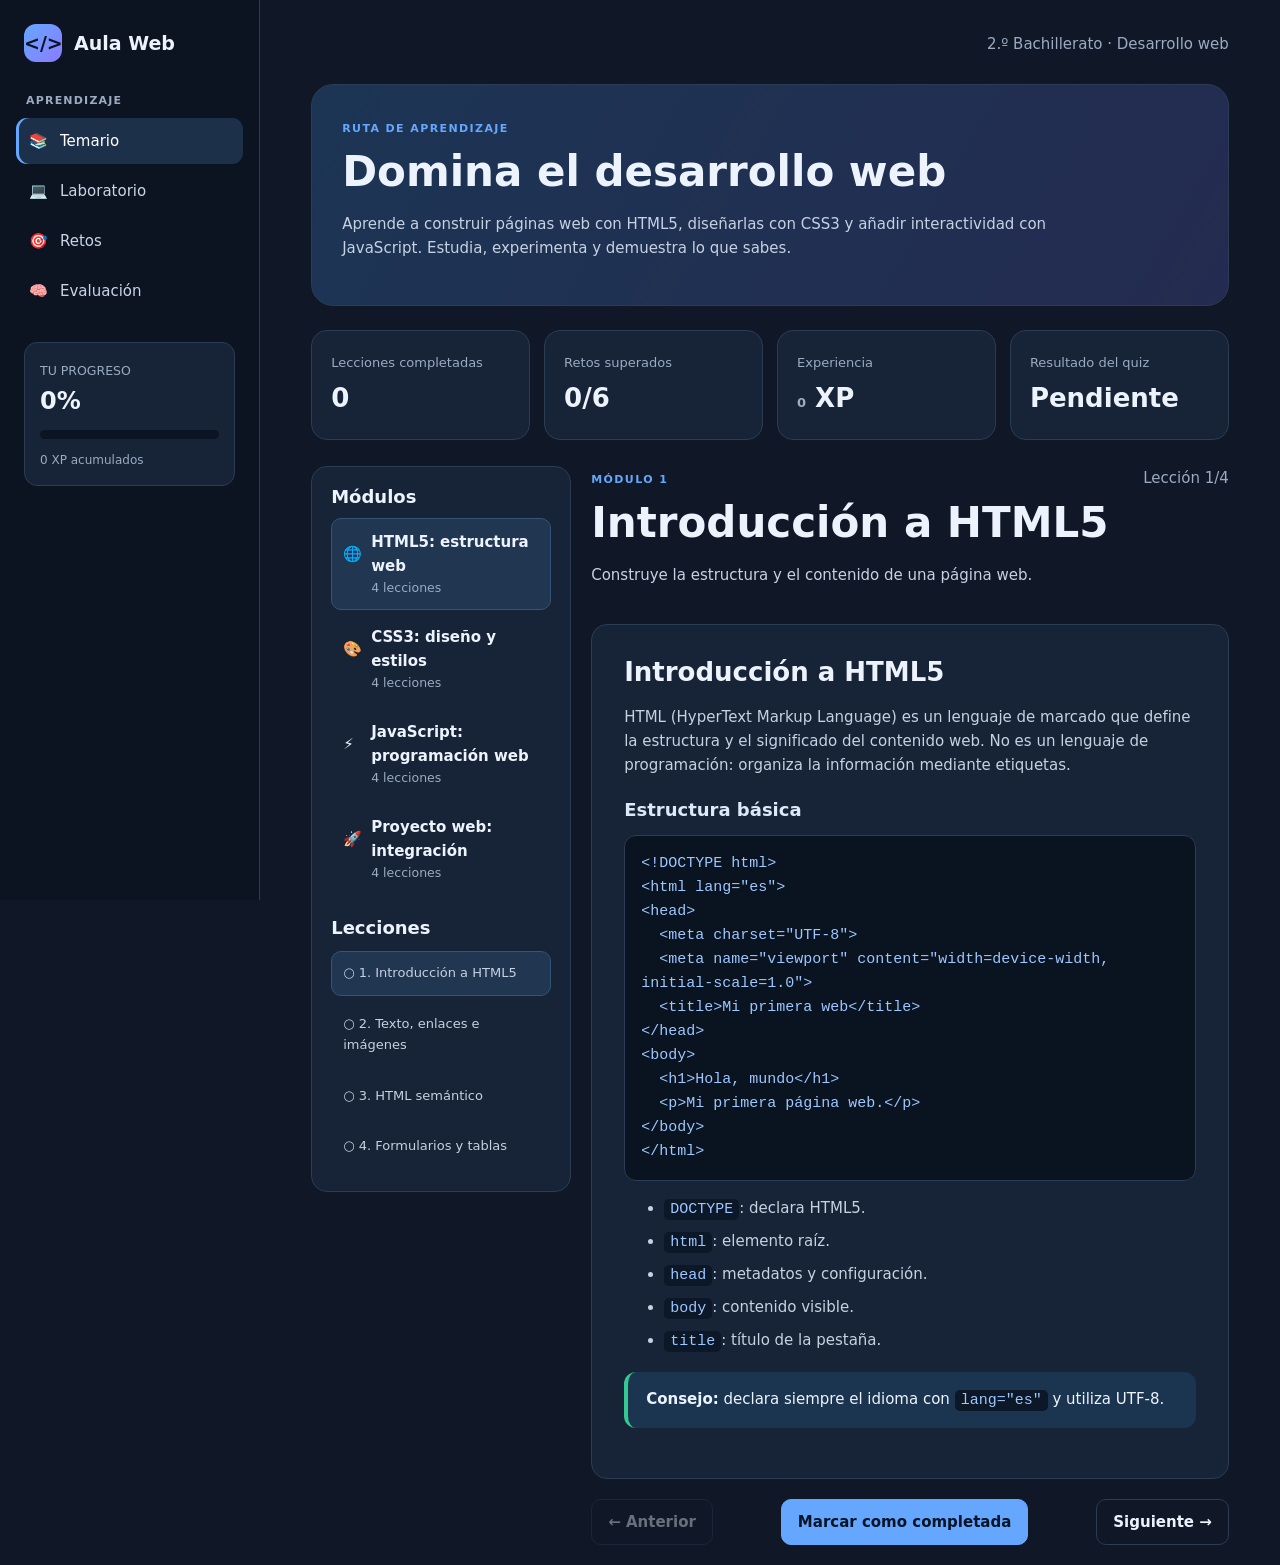
<file: index.html>
<!DOCTYPE html>
<html lang="es">
<head>
<meta charset="UTF-8">
<meta name="viewport" content="width=device-width, initial-scale=1.0">
<meta name="theme-color" content="#101827">
<title>Aula Web — HTML5, CSS3 y JavaScript</title>
<style>
:root{--bg:#101827;--panel:#172337;--panel2:#1d2c43;--text:#edf3fc;--muted:#9aabc2;--accent:#65a7ff;--accent2:#8b7cff;--green:#35c991;--red:#ff7474;--border:#2b3c55;--radius:16px}
*{box-sizing:border-box}body{margin:0;background:var(--bg);color:var(--text);font:15px/1.6 system-ui,-apple-system,Segoe UI,sans-serif}
button,input,textarea,select{font:inherit}button{cursor:pointer}
.app{min-height:100vh}.sidebar{position:fixed;inset:0 auto 0 0;width:260px;background:#0c1422;border-right:1px solid var(--border);padding:24px 16px;z-index:10;overflow:auto}
.brand{display:flex;align-items:center;gap:12px;font-weight:800;font-size:19px;margin:0 8px 30px}.brand-mark{display:grid;place-items:center;width:38px;height:38px;border-radius:12px;background:linear-gradient(135deg,var(--accent),var(--accent2));color:#091322;font-weight:900}
.nav-label{margin:22px 10px 8px;color:var(--muted);font-size:11px;font-weight:800;letter-spacing:1.2px;text-transform:uppercase}
.nav-btn{width:100%;display:flex;align-items:center;gap:12px;padding:11px 13px;margin:4px 0;border:0;border-radius:11px;background:transparent;color:#c8d5e6;text-align:left}
.nav-btn:hover,.nav-btn.active{background:#1d304a;color:white}.nav-btn.active{box-shadow:inset 3px 0 var(--accent)}
.sidebar-progress{margin:28px 8px 0;padding:15px;background:var(--panel);border:1px solid var(--border);border-radius:13px}
.main{margin-left:260px;padding:32px clamp(18px,4vw,58px);max-width:1600px}.topbar{display:flex;justify-content:space-between;align-items:center;gap:16px;margin-bottom:28px}
.eyebrow{font-size:11px;letter-spacing:1.4px;font-weight:800;color:var(--accent);text-transform:uppercase}
h1,h2,h3{line-height:1.2}h1{font-size:clamp(28px,4vw,42px);margin:8px 0 10px}h2{font-size:26px;margin:0 0 16px}h3{font-size:18px;margin:22px 0 10px}p{color:#c6d2e2}
.muted{color:var(--muted)}.view{display:none}.view.active{display:block}
.hero{padding:30px;border:1px solid var(--border);border-radius:22px;background:linear-gradient(120deg,#1c3554,#242b50);margin-bottom:24px}
.hero p{max-width:760px}.stats{display:grid;grid-template-columns:repeat(4,minmax(0,1fr));gap:14px;margin:20px 0 26px}
.stat,.card{background:var(--panel);border:1px solid var(--border);border-radius:var(--radius);padding:19px}.stat strong{display:block;font-size:26px;margin-top:4px}.stat span{color:var(--muted);font-size:13px}
.progress-track{height:9px;background:#0b1422;border-radius:20px;overflow:hidden;margin-top:10px}.progress-fill{height:100%;width:0;background:linear-gradient(90deg,var(--accent),var(--accent2));transition:width .25s}
.layout{display:grid;grid-template-columns:260px minmax(0,1fr);gap:20px}.module-panel{align-self:start}.module-button,.lesson-button{width:100%;border:1px solid transparent;background:transparent;color:var(--text);text-align:left;border-radius:10px;padding:11px;margin:3px 0}
.module-button{display:grid;grid-template-columns:28px 1fr;align-items:center;font-weight:700}.module-button small{grid-column:2;color:var(--muted);font-weight:400}.module-button.active,.lesson-button.active{background:#203651;border-color:#345478}
.lesson-button{font-size:13px;color:#c5d1e0}.lesson-button.completed{color:var(--green)}
.lesson-content{min-width:0}.lesson-header{display:flex;justify-content:space-between;gap:16px;align-items:flex-start;margin-bottom:22px}.lesson-body{background:var(--panel);border:1px solid var(--border);border-radius:var(--radius);padding:clamp(18px,3vw,32px)}
.lesson-body h2{margin-top:0}.lesson-body h3{color:#dce9fa}.lesson-body li{margin:7px 0;color:#c6d2e2}.lesson-body code,pre{font-family:ui-monospace,SFMono-Regular,Consolas,monospace}
.lesson-body code{background:#0c1728;padding:2px 6px;border-radius:5px;color:#9dc7ff}.lesson-body pre{white-space:pre-wrap;overflow:auto;background:#0a1320;border:1px solid var(--border);padding:16px;border-radius:12px;color:#c9dcf6}
.lesson-body pre code{background:none;padding:0}.concept-card,.tip-card,.warning-card,.challenge-callout{padding:15px 18px;border-radius:12px;margin:18px 0;background:#1b3551;border-left:4px solid var(--accent)}.tip-card{border-color:var(--green)}.warning-card{border-color:#ffbd5c}
.lesson-navigation{display:flex;justify-content:space-between;gap:10px;margin-top:20px;flex-wrap:wrap}
.btn{border:1px solid var(--border);border-radius:10px;padding:10px 16px;color:var(--text);background:var(--panel2);font-weight:650}.btn:hover{filter:brightness(1.15)}.btn:disabled{opacity:.4;cursor:not-allowed}.btn-primary{background:var(--accent);color:#071426;border-color:var(--accent)}.btn-secondary{background:transparent}
.sandbox-grid{display:grid;grid-template-columns:1fr 1fr;gap:16px}.editors{display:grid;grid-template-columns:1fr;gap:12px}.editor-card{background:var(--panel);border:1px solid var(--border);border-radius:13px;overflow:hidden}.editor-head{padding:9px 13px;background:#203149;font-weight:750;font-size:13px}.editor-card textarea,.challenge-workspace textarea{display:block;width:100%;min-height:190px;resize:vertical;background:#0a1320;color:#d7e7fb;border:0;padding:14px;outline:none;font:13px/1.55 ui-monospace,Consolas,monospace;tab-size:4}
.preview-frame{width:100%;height:640px;background:white;border:0;border-radius:12px}.toolbar{display:flex;gap:8px;align-items:center;flex-wrap:wrap;margin:14px 0}
select{background:var(--panel);color:var(--text);border:1px solid var(--border);border-radius:9px;padding:9px}
.challenge-grid{display:grid;grid-template-columns:repeat(2,minmax(0,1fr));gap:15px}.challenge-card{background:var(--panel);border:1px solid var(--border);border-radius:15px;padding:19px}.challenge-card.completed{border-color:#287e65}.challenge-top,.challenge-meta{display:flex;justify-content:space-between;gap:10px;color:var(--muted);font-size:12px}.challenge-category{color:var(--accent);font-weight:800}.challenge-description{color:#c5d2e3;margin:12px 0}.challenge-workspace{margin-top:22px}.challenge-workspace[hidden]{display:none}.challenge-workspace-inner{background:var(--panel);border:1px solid var(--border);border-radius:16px;padding:20px}.challenge-workspace textarea{border:1px solid var(--border);border-radius:10px;margin:10px 0}.check-item{padding:5px 0}.check-item.passed{color:var(--green)}.check-item.failed{color:#ff9a9a}
.quiz-question{background:var(--panel);border:1px solid var(--border);border-radius:14px;padding:18px;margin:14px 0}.quiz-question h3{margin:0 0 14px}.question-number{display:inline-grid;place-items:center;width:28px;height:28px;border-radius:8px;background:#29456a;color:#bcd8ff;margin-right:8px}.quiz-option{display:flex;gap:10px;align-items:flex-start;padding:9px 11px;margin:5px 0;border:1px solid transparent;border-radius:9px;color:#d1ddec}.quiz-option:hover{background:#203149}.quiz-option input{margin-top:5px;accent-color:var(--accent)}.quiz-explanation{display:none;margin-top:12px;padding:12px;border-radius:9px;background:#102b27}.quiz-explanation.show{display:block}.quiz-explanation.incorrect{background:#351d27}.quiz-result-card{text-align:center;padding:25px;margin-top:20px;background:var(--panel);border:1px solid var(--border);border-radius:16px}.quiz-score{font-size:48px;font-weight:850;color:var(--green)}
#app-notification{position:fixed;right:20px;bottom:20px;z-index:30;padding:12px 18px;border-radius:11px;background:#1b745c;color:white;box-shadow:0 10px 30px #0005;opacity:0;transform:translateY(10px);transition:.2s;pointer-events:none}#app-notification.show{opacity:1;transform:translateY(0)}#app-notification[data-type=error]{background:#a63c4d}
.menu-toggle{display:none}
@media(max-width:950px){.sidebar{width:225px}.main{margin-left:225px}.layout{grid-template-columns:1fr}.module-panel{display:grid;grid-template-columns:repeat(2,minmax(0,1fr));gap:8px}.module-panel h3{grid-column:1/-1}.lesson-list{grid-column:1/-1}.sandbox-grid{grid-template-columns:1fr}}
@media(max-width:680px){.sidebar{transform:translateX(-100%);transition:transform .25s;width:270px}.sidebar.open{transform:translateX(0)}.main{margin-left:0;padding:20px 14px}.menu-toggle{display:inline-block}.stats{grid-template-columns:repeat(2,minmax(0,1fr))}.challenge-grid{grid-template-columns:1fr}.hero{padding:21px}.lesson-header{display:block}.preview-frame{height:480px}.topbar{align-items:flex-start}}
</style>
</head>
<body>
<div class="app">
<aside class="sidebar" id="sidebar">
  <div class="brand"><span class="brand-mark">&lt;/&gt;</span> Aula Web</div>
  <div class="nav-label">Aprendizaje</div>
  <button class="nav-btn active" data-view="temario">📚 <span>Temario</span></button>
  <button class="nav-btn" data-view="sandbox">💻 <span>Laboratorio</span></button>
  <button class="nav-btn" data-view="retos">🎯 <span>Retos</span></button>
  <button class="nav-btn" data-view="quiz">🧠 <span>Evaluación</span></button>
  <div class="sidebar-progress">
    <small class="muted">TU PROGRESO</small>
    <div style="font-size:24px;font-weight:800" id="progress-percent">0%</div>
    <div class="progress-track"><div class="progress-fill" id="progress-bar"></div></div>
    <p class="muted" style="font-size:12px;margin-bottom:0"><span id="total-xp">0</span> XP acumulados</p>
  </div>
</aside>
<main class="main">
  <div class="topbar">
    <div><button class="btn menu-toggle" id="menu-toggle" aria-label="Abrir menú">☰</button></div>
    <div class="muted">2.º Bachillerato · Desarrollo web</div>
  </div>

  <section class="view active" id="view-temario">
    <div class="hero">
      <span class="eyebrow">RUTA DE APRENDIZAJE</span>
      <h1>Domina el desarrollo web</h1>
      <p>Aprende a construir páginas web con HTML5, diseñarlas con CSS3 y añadir interactividad con JavaScript. Estudia, experimenta y demuestra lo que sabes.</p>
    </div>
    <div class="stats">
      <div class="stat"><span>Lecciones completadas</span><strong id="completed-lessons">0</strong></div>
      <div class="stat"><span>Retos superados</span><strong id="completed-challenges">0/6</strong></div>
      <div class="stat"><span>Experiencia</span><strong><span id="total-xp">0</span> XP</strong></div>
      <div class="stat"><span>Resultado del quiz</span><strong id="quiz-score">Pendiente</strong></div>
    </div>
    <div class="layout">
      <div class="module-panel card">
        <h3 style="margin-top:0">Módulos</h3>
        <div id="module-list"></div>
        <h3>Lecciones</h3>
        <div id="lesson-list" class="lesson-list"></div>
      </div>
      <div id="lesson-content" class="lesson-content"></div>
    </div>
  </section>

  <section class="view" id="view-sandbox">
    <div class="hero"><span class="eyebrow">PRACTICA Y EXPERIMENTA</span><h1>Laboratorio web</h1><p>Edita HTML, CSS y JavaScript y observa el resultado en tiempo real. El código se ejecuta en una vista previa aislada.</p></div>
    <div class="toolbar">
      <label for="template-select" class="muted">Plantilla:</label>
      <select id="template-select"><option value="blank">Página básica</option><option value="card">Tarjeta digital</option><option value="counter">Contador interactivo</option><option value="form">Formulario</option></select>
      <button class="btn btn-primary" id="run-code">▶ Ejecutar</button>
      <button class="btn btn-secondary" id="reset-code">Restaurar</button>
    </div>
    <div class="sandbox-grid">
      <div class="editors">
        <div class="editor-card"><div class="editor-head">HTML</div><textarea id="editor-html" spellcheck="false" aria-label="Editor HTML"></textarea></div>
        <div class="editor-card"><div class="editor-head">CSS</div><textarea id="editor-css" spellcheck="false" aria-label="Editor CSS"></textarea></div>
        <div class="editor-card"><div class="editor-head">JavaScript</div><textarea id="editor-js" spellcheck="false" aria-label="Editor JavaScript"></textarea></div>
      </div>
      <div><div class="editor-head" style="border-radius:10px 10px 0 0">VISTA PREVIA</div><iframe id="preview-frame" class="preview-frame" title="Vista previa del proyecto" sandbox="allow-scripts"></iframe></div>
    </div>
  </section>

  <section class="view" id="view-retos">
    <div class="hero"><span class="eyebrow">DEMUESTRA LO QUE SABES</span><h1>Retos de programación</h1><p>Resuelve seis desafíos prácticos. Cada reto incluye comprobaciones automáticas y puntos de experiencia.</p></div>
    <div id="challenges-container" class="challenge-grid"></div>
    <div id="challenge-workspace" class="challenge-workspace" hidden></div>
  </section>

  <section class="view" id="view-quiz">
    <div class="hero"><span class="eyebrow">EVALUACIÓN FINAL</span><h1>Comprueba tu nivel</h1><p>12 preguntas sobre HTML, CSS y JavaScript. Responde todas para corregir el cuestionario.</p></div>
    <div id="quiz-container"></div>
  </section>
</main>
</div>
<script>
"use strict";
const $=s=>document.querySelector(s), $$=s=>[...document.querySelectorAll(s)];
const STORAGE_KEY="aulaWebProgress_v1";
const fresh=()=>({completedLessons:[],completedChallenges:[],quizAnswers:{},quizCompleted:false,quizScore:0});
let progress={...fresh(),...(()=>{try{return JSON.parse(localStorage.getItem(STORAGE_KEY))||{}}catch{return {}}})()};
function save(){localStorage.setItem(STORAGE_KEY,JSON.stringify(progress));dashboard()}
function notify(msg,type="success"){let n=$("#app-notification");if(!n){n=document.createElement("div");n.id="app-notification";document.body.append(n)}n.textContent=msg;n.dataset.type=type;n.classList.add("show");clearTimeout(notify.t);notify.t=setTimeout(()=>n.classList.remove("show"),2500)}
function esc(s){return String(s).replace(/[&<>"']/g,c=>({"&":"&amp;","<":"&lt;",">":"&gt;",'"':"&quot;","'":"&#39;"}[c]))}
const modules=[
{id:"html",title:"HTML5: estructura web",icon:"🌐",description:"Construye la estructura y el contenido de una página web.",lessons:[
["Introducción a HTML5",`<h2>Introducción a HTML5</h2><p>HTML (HyperText Markup Language) es un lenguaje de marcado que define la estructura y el significado del contenido web. No es un lenguaje de programación: organiza la información mediante etiquetas.</p><h3>Estructura básica</h3><pre><code>&lt;!DOCTYPE html&gt;\n&lt;html lang="es"&gt;\n&lt;head&gt;\n  &lt;meta charset="UTF-8"&gt;\n  &lt;meta name="viewport" content="width=device-width, initial-scale=1.0"&gt;\n  &lt;title&gt;Mi primera web&lt;/title&gt;\n&lt;/head&gt;\n&lt;body&gt;\n  &lt;h1&gt;Hola, mundo&lt;/h1&gt;\n  &lt;p&gt;Mi primera página web.&lt;/p&gt;\n&lt;/body&gt;\n&lt;/html&gt;</code></pre><ul><li><code>DOCTYPE</code>: declara HTML5.</li><li><code>html</code>: elemento raíz.</li><li><code>head</code>: metadatos y configuración.</li><li><code>body</code>: contenido visible.</li><li><code>title</code>: título de la pestaña.</li></ul><div class="tip-card"><b>Consejo:</b> declara siempre el idioma con <code>lang="es"</code> y utiliza UTF-8.</div>`],
["Texto, enlaces e imágenes",`<h2>Texto, enlaces e imágenes</h2><h3>Encabezados y párrafos</h3><pre><code>&lt;h1&gt;Título principal&lt;/h1&gt;\n&lt;h2&gt;Apartado&lt;/h2&gt;\n&lt;p&gt;Un párrafo de texto.&lt;/p&gt;\n&lt;strong&gt;Importante&lt;/strong&gt;\n&lt;em&gt;Énfasis&lt;/em&gt;</code></pre><p>Los encabezados van de h1 a h6 y representan jerarquía, no tamaños visuales.</p><h3>Listas</h3><pre><code>&lt;ul&gt;&lt;li&gt;HTML&lt;/li&gt;&lt;li&gt;CSS&lt;/li&gt;&lt;/ul&gt;\n&lt;ol&gt;&lt;li&gt;Diseñar&lt;/li&gt;&lt;li&gt;Programar&lt;/li&gt;&lt;/ol&gt;</code></pre><h3>Enlaces e imágenes</h3><pre><code>&lt;a href="https://www.w3.org/"&gt;W3C&lt;/a&gt;\n&lt;img src="foto.jpg" alt="Descripción de la imagen"&gt;</code></pre><p>El atributo <code>alt</code> aporta una alternativa textual y mejora la accesibilidad. Para enlaces en otra pestaña, combina <code>target="_blank"</code> con <code>rel="noopener noreferrer"</code>.</p>`],
["HTML semántico",`<h2>HTML semántico</h2><p>Las etiquetas semánticas describen el significado de las partes de una página.</p><ul><li><code>header</code>: cabecera.</li><li><code>nav</code>: navegación.</li><li><code>main</code>: contenido principal.</li><li><code>section</code>: sección temática.</li><li><code>article</code>: contenido independiente.</li><li><code>aside</code>: contenido complementario.</li><li><code>footer</code>: pie de página.</li></ul><pre><code>&lt;header&gt;&lt;h1&gt;Revista digital&lt;/h1&gt;&lt;/header&gt;\n&lt;nav&gt;Menú&lt;/nav&gt;\n&lt;main&gt;\n  &lt;section&gt;\n    &lt;article&gt;&lt;h2&gt;Noticia&lt;/h2&gt;&lt;p&gt;Texto...&lt;/p&gt;&lt;/article&gt;\n  &lt;/section&gt;\n  &lt;aside&gt;Relacionado&lt;/aside&gt;\n&lt;/main&gt;\n&lt;footer&gt;© 2026&lt;/footer&gt;</code></pre><div class="concept-card"><b>Ventajas:</b> accesibilidad, mejor comprensión del código y estructura más mantenible. No uses div para todo si existe un elemento semántico adecuado.</div>`],
["Formularios y tablas",`<h2>Formularios y tablas</h2><p>Los formularios recogen datos del usuario. Asocia cada campo con una etiqueta.</p><pre><code>&lt;form action="/registro" method="post"&gt;\n  &lt;label for="nombre"&gt;Nombre&lt;/label&gt;\n  &lt;input id="nombre" name="nombre" required&gt;\n  &lt;label for="email"&gt;Correo&lt;/label&gt;\n  &lt;input id="email" name="email" type="email" required&gt;\n  &lt;button type="submit"&gt;Enviar&lt;/button&gt;\n&lt;/form&gt;</code></pre><p>Tipos habituales: text, email, password, number, date, checkbox y radio. Otros controles: select y textarea.</p><h3>Tablas</h3><pre><code>&lt;table&gt;\n &lt;caption&gt;Calificaciones&lt;/caption&gt;\n &lt;thead&gt;&lt;tr&gt;&lt;th&gt;Alumno&lt;/th&gt;&lt;th&gt;Nota&lt;/th&gt;&lt;/tr&gt;&lt;/thead&gt;\n &lt;tbody&gt;&lt;tr&gt;&lt;td&gt;Ana&lt;/td&gt;&lt;td&gt;9&lt;/td&gt;&lt;/tr&gt;&lt;/tbody&gt;\n&lt;/table&gt;</code></pre><p>Utiliza tablas para datos tabulares, no para maquetar páginas.</p>`]
]},
{id:"css",title:"CSS3: diseño y estilos",icon:"🎨",description:"Transforma documentos HTML en páginas atractivas y adaptables.",lessons:[
["Introducción a CSS3",`<h2>Introducción a CSS3</h2><p>CSS (Cascading Style Sheets) define la presentación visual de los documentos HTML. HTML estructura, CSS presenta y JavaScript aporta comportamiento.</p><h3>Sintaxis</h3><pre><code>selector {\n  propiedad: valor;\n}\nh1 { color: blue; font-size: 32px; }</code></pre><h3>Formas de aplicar CSS</h3><pre><code>&lt;link rel="stylesheet" href="styles.css"&gt;\n&lt;style&gt;p { color: red; }&lt;/style&gt;\n&lt;p style="color:red"&gt;Texto&lt;/p&gt;</code></pre><p>En proyectos reales, suele preferirse una hoja externa para separar responsabilidades y facilitar el mantenimiento.</p>`],
["Selectores y especificidad",`<h2>Selectores y especificidad</h2><pre><code>/* Etiqueta */ p { color: gray; }\n/* Clase */ .destacado { color: red; }\n/* ID */ #principal { background: black; }\n/* Universal */ * { box-sizing: border-box; }\n/* Descendiente */ article p { color: navy; }\n/* Hijo directo */ .menu > li { list-style: none; }\na:hover { color: red; }\ninput:focus { outline: 2px solid blue; }</code></pre><p>La especificidad depende del tipo de selector: estilos en línea, identificadores, clases/atributos/pseudoclases y elementos/pseudoelementos. La cascada también considera origen, importancia y orden. Evita abusar de <code>!important</code>.</p>`],
["Modelo de caja y tipografía",`<h2>Modelo de caja</h2><p>Cada elemento se representa como una caja rectangular formada por contenido, padding, borde y margen.</p><pre><code>.caja {\n  width: 300px;\n  padding: 20px;\n  border: 5px solid black;\n  margin: 15px;\n}\n* { box-sizing: border-box; }</code></pre><p>Con border-box, el ancho declarado incluye contenido, padding y borde.</p><h3>Tipografía y unidades</h3><pre><code>body { font-family: Arial, sans-serif; font-size: 16px; line-height: 1.6; }\nh1 { font-size: 2rem; font-weight: 700; }</code></pre><ul><li>px: unidad CSS de referencia.</li><li>rem: relativo al tamaño raíz.</li><li>em: relativo al tamaño de fuente del contexto.</li><li>%: relativo al contexto de la propiedad.</li><li>vw/vh: relativo al viewport.</li></ul><p>Los colores pueden expresarse mediante nombres, hexadecimal, RGB o HSL.</p>`],
["Flexbox, Grid y responsive",`<h2>Diseño moderno con CSS</h2><h3>Flexbox</h3><p>Organiza elementos en una dimensión (fila o columna).</p><pre><code>.contenedor {\n  display: flex;\n  justify-content: center;\n  align-items: center;\n  gap: 20px;\n  flex-wrap: wrap;\n}</code></pre><h3>CSS Grid</h3><p>Permite diseños bidimensionales.</p><pre><code>.galeria {\n  display: grid;\n  grid-template-columns: repeat(3, 1fr);\n  gap: 16px;\n}</code></pre><h3>Responsive y media queries</h3><pre><code>.contenedor { width: min(100% - 32px, 1100px); margin-inline: auto; }\n@media (max-width: 700px) {\n  .galeria { grid-template-columns: 1fr; }\n}</code></pre><h3>Variables y transiciones</h3><pre><code>:root { --principal: #2563eb; }\n.boton { background: var(--principal); transition: transform .2s; }\n.boton:hover { transform: translateY(-3px); }</code></pre>`]
]},
{id:"javascript",title:"JavaScript: programación web",icon:"⚡",description:"Añade lógica, interacción y dinamismo a tus páginas.",lessons:[
["Introducción a JavaScript",`<h2>Introducción a JavaScript</h2><p>JavaScript es un lenguaje de programación que añade comportamiento dinámico a las páginas web.</p><pre><code>&lt;script src="app.js" defer&gt;&lt;/script&gt;\nconsole.log("Hola, mundo");\nalert("Bienvenido");</code></pre><h3>Variables y tipos</h3><pre><code>const nombre = "Ana";\nlet edad = 17;\nedad = 18;\nconst activo = true;\nconst decimal = 3.14;\nconst vacio = null;</code></pre><p>const impide reasignar el identificador; let permite reasignación. Tipos comunes: string, number, boolean, undefined, null, object y symbol.</p><h3>Operadores</h3><pre><code>const suma = 5 + 3;\nconst resto = 7 % 2;\nconst iguales = (5 === 5);</code></pre><p>Prefiere === para comparar valor y tipo sin coerción.</p>`],
["Condicionales y bucles",`<h2>Condicionales y bucles</h2><pre><code>const nota = 7;\nif (nota >= 5) {\n  console.log("Aprobado");\n} else {\n  console.log("Suspenso");\n}</code></pre><p>Operadores lógicos: && (AND), || (OR), ! (NOT).</p><h3>Switch</h3><pre><code>switch (dia) {\n  case 1: console.log("Lunes"); break;\n  case 2: console.log("Martes"); break;\n  default: console.log("Otro día");\n}</code></pre><h3>Bucles</h3><pre><code>for (let i = 1; i <= 5; i++) console.log(i);\nlet contador = 1;\nwhile (contador <= 5) { console.log(contador); contador++; }\nfor (const lenguaje of ["HTML","CSS","JS"]) console.log(lenguaje);</code></pre>`],
["Funciones y arrays",`<h2>Funciones y arrays</h2><pre><code>function saludar(nombre) {\n  return "Hola " + nombre;\n}\nconst sumar = (a, b) => a + b;</code></pre><p>Los parámetros reciben datos y return devuelve un resultado.</p><h3>Arrays</h3><pre><code>const frutas = ["manzana", "pera", "kiwi"];\nfrutas.push("naranja");\nconsole.log(frutas[0], frutas.length);\nconst dobles = [1,2,3].map(n => n * 2);\nconst pares = [1,2,3,4].filter(n => n % 2 === 0);\nconst total = [1,2,3].reduce((acc,n) => acc+n, 0);</code></pre><h3>Objetos</h3><pre><code>const alumno = { nombre: "Lucía", edad: 17 };\nconsole.log(alumno.nombre);\nalumno.edad = 18;</code></pre>`],
["DOM y eventos",`<h2>DOM y eventos</h2><p>El DOM representa el documento como objetos que JavaScript puede consultar y modificar.</p><pre><code>const titulo = document.querySelector("h1");\nconst botones = document.querySelectorAll("button");\ntitulo.textContent = "Nuevo título";\nconst caja = document.querySelector("#caja");\ncaja.classList.toggle("activo");</code></pre><h3>Eventos</h3><pre><code>document.querySelector("#boton").addEventListener("click", () => {\n  alert("Has pulsado el botón");\n});</code></pre><h3>Formularios</h3><pre><code>form.addEventListener("submit", event => {\n  event.preventDefault();\n  const nombre = document.querySelector("#nombre").value;\n  console.log(nombre);\n});</code></pre><h3>Almacenamiento local</h3><pre><code>localStorage.setItem("usuario", "Ana");\nconst usuario = localStorage.getItem("usuario");\nlocalStorage.removeItem("usuario");</code></pre><p>Para guardar objetos usa JSON.stringify y para recuperarlos JSON.parse. No guardes contraseñas ni secretos en localStorage.</p>`]
]},
{id:"project",title:"Proyecto web: integración",icon:"🚀",description:"Aplica los tres lenguajes en un proyecto completo.",lessons:[
["Organización del proyecto",`<h2>Organización de un proyecto web</h2><pre><code>mi-proyecto/\n├── index.html\n├── css/styles.css\n├── js/app.js\n└── img/</code></pre><p>Separa estructura, estilos, lógica y recursos. Utiliza nombres claros, evita duplicaciones, comenta lo complejo y organiza los archivos por responsabilidad.</p><pre><code>&lt;link rel="stylesheet" href="css/styles.css"&gt;\n&lt;script src="js/app.js" defer&gt;&lt;/script&gt;</code></pre>`],
["Accesibilidad y responsive",`<h2>Accesibilidad y diseño responsive</h2><ul><li>Usa HTML semántico.</li><li>Añade textos alternativos a imágenes informativas.</li><li>Asocia labels a los campos.</li><li>Mantén contraste suficiente.</li><li>Permite navegar con teclado.</li><li>No comuniques información solo mediante color.</li></ul><pre><code>&lt;meta name="viewport" content="width=device-width, initial-scale=1.0"&gt;\n@media (max-width: 768px) {\n  .tarjetas { grid-template-columns: 1fr; }\n}</code></pre><p>Prueba distintos tamaños, navegación por teclado y lectores de pantalla.</p>`],
["Seguridad y buenas prácticas",`<h2>Seguridad y buenas prácticas</h2><ul><li>No confíes en los datos introducidos por el usuario.</li><li>Valida siempre en el servidor.</li><li>Evita insertar contenido no confiable con innerHTML.</li><li>Usa HTTPS en sitios publicados.</li><li>No guardes contraseñas en texto plano.</li><li>No incluyas claves secretas en JavaScript del navegador.</li></ul><pre><code>const campo = document.querySelector("#email");\nif (!campo.checkValidity()) console.log("Correo no válido");</code></pre><p>La validación del navegador mejora la experiencia, pero no sustituye a la validación del servidor.</p>`],
["Publicación y proyecto final",`<h2>Publicación y proyecto final</h2><ol><li>Define el objetivo y el público.</li><li>Diseña la estructura.</li><li>Crea HTML.</li><li>Aplica CSS.</li><li>Añade JavaScript.</li><li>Comprueba accesibilidad y adaptación.</li><li>Prueba y corrige errores.</li><li>Publica el proyecto.</li></ol><div class="challenge-callout"><b>Proyecto: portal de aula</b><p>Crea una web con cabecera y navegación, tres secciones semánticas, galería, CSS externo, diseño responsive, formulario validado y una función JavaScript interactiva.</p></div>`]
]}
];
let mi=0,li=0;
function lessonId(m,l){return `${modules[m].id}-${l}`}
function renderModules(){
 $("#module-list").innerHTML=modules.map((m,i)=>`<button class="module-button ${i===mi?"active":""}" data-mod="${i}"><span>${m.icon}</span><span>${m.title}</span><small>4 lecciones</small></button>`).join("");
 $$("[data-mod]").forEach(b=>b.onclick=()=>{mi=+b.dataset.mod;li=0;renderModules();renderLesson()});
}
function renderLesson(){
 const m=modules[mi],lesson=m.lessons[li],id=lessonId(mi,li),done=progress.completedLessons.includes(id);
 $("#lesson-list").innerHTML=m.lessons.map((x,i)=>`<button class="lesson-button ${i===li?"active":""} ${progress.completedLessons.includes(lessonId(mi,i))?"completed":""}" data-les="${i}">${progress.completedLessons.includes(lessonId(mi,i))?"✓":"○"} ${i+1}. ${x[0]}</button>`).join("");
 $$("[data-les]").forEach(b=>b.onclick=()=>{li=+b.dataset.les;renderLesson()});
 $("#lesson-content").innerHTML=`<div class="lesson-header"><div><span class="eyebrow">MÓDULO ${mi+1}</span><h1>${lesson[0]}</h1><p>${m.description}</p></div><span class="muted">Lección ${li+1}/4</span></div><div class="lesson-body">${lesson[1]}</div><div class="lesson-navigation"><button class="btn btn-secondary" id="prev" ${li===0?"disabled":""}>← Anterior</button><button class="btn btn-primary" id="complete">${done?"✓ Lección completada":"Marcar como completada"}</button><button class="btn btn-secondary" id="next" ${li===3?"disabled":""}>Siguiente →</button></div>`;
 $("#prev").onclick=()=>{if(li>0){li--;renderLesson()}};
 $("#next").onclick=()=>{if(li<3){li++;renderLesson()}};
 $("#complete").onclick=()=>{if(!progress.completedLessons.includes(id)){progress.completedLessons.push(id);save();notify("¡Lección completada! +10 XP")}renderLesson()};
}
function showView(name){
 $$(".view").forEach(v=>{v.classList.toggle("active",v.id===`view-${name}`)});
 $$(".nav-btn").forEach(b=>b.classList.toggle("active",b.dataset.view===name));
 $("#sidebar").classList.remove("open");
 if(name==="temario"){renderModules();renderLesson()}
 if(name==="sandbox")preview();
 if(name==="retos")renderChallenges();
 if(name==="quiz")renderQuiz();
 window.scrollTo({top:0,behavior:"smooth"});
}
$$("[data-view]").forEach(b=>b.onclick=()=>showView(b.dataset.view));
$("#menu-toggle").onclick=()=>$("#sidebar").classList.toggle("open");

const templates={
blank:{html:`<h1>Mi primera web</h1>\n<p>¡Estoy aprendiendo HTML, CSS y JavaScript!</p>\n<button id="saludar">Saludar</button>\n<p id="mensaje"></p>`,css:`body { font-family: Arial, sans-serif; padding: 30px; color: #222; }\nh1 { color: #2563eb; }\nbutton { padding: 10px 16px; border: 0; border-radius: 8px; background: #2563eb; color: white; cursor: pointer; }`,js:`document.querySelector("#saludar").addEventListener("click", () => {\n  document.querySelector("#mensaje").textContent = "¡Hola, desarrollador web!";\n});`},
card:{html:`<main class="tarjeta">\n <span class="etiqueta">PROYECTO WEB</span>\n <h1>Mi tarjeta digital</h1>\n <p>Estoy aprendiendo a crear páginas web.</p>\n <button id="accion">Descubrir</button>\n <p id="resultado"></p>\n</main>`,css:`* { box-sizing: border-box; }\nbody { min-height: 100vh; margin: 0; display: grid; place-items: center; background: #eef2ff; font-family: Arial; }\n.tarjeta { width: min(90%,400px); padding: 30px; background: white; border-radius: 18px; box-shadow: 0 10px 30px #0002; }\n.etiqueta { color: #2563eb; font-weight: bold; }\nbutton { background: #2563eb; color: white; border: 0; border-radius: 8px; padding: 12px 18px; cursor: pointer; }`,js:`document.querySelector("#accion").addEventListener("click", () => {\n document.querySelector("#resultado").textContent = "¡Has descubierto JavaScript!";\n});`},
counter:{html:`<main class="contador">\n <h1>Contador interactivo</h1><p id="numero">0</p>\n <button id="restar">−</button><button id="sumar">+</button><button id="reiniciar">Reiniciar</button>\n</main>`,css:`body { font-family: Arial; text-align: center; padding: 40px; background: #f8fafc; }\n.contador { max-width: 400px; margin: auto; padding: 30px; background: white; border-radius: 18px; }\n#numero { font-size: 60px; font-weight: bold; color: #2563eb; }\nbutton { padding: 12px 18px; margin: 5px; border: 0; border-radius: 8px; background: #2563eb; color: white; cursor: pointer; }`,js:`let contador = 0;\nconst numero = document.querySelector("#numero");\ndocument.querySelector("#sumar").onclick = () => numero.textContent = ++contador;\ndocument.querySelector("#restar").onclick = () => numero.textContent = --contador;\ndocument.querySelector("#reiniciar").onclick = () => numero.textContent = (contador = 0);`},
form:{html:`<main class="formulario"><h1>Formulario de contacto</h1>\n<form id="contacto"><label for="nombre">Nombre</label><input id="nombre" required placeholder="Tu nombre">\n<label for="email">Correo electrónico</label><input id="email" type="email" required placeholder="tu@email.com">\n<button type="submit">Enviar</button></form><p id="respuesta" aria-live="polite"></p></main>`,css:`body { font-family: Arial; background: #f1f5f9; padding: 25px; }\n.formulario { max-width: 450px; margin: 30px auto; padding: 28px; background: white; border-radius: 14px; }\nlabel { display: block; margin-top: 16px; }\ninput { width: 100%; padding: 12px; margin-top: 6px; border: 1px solid #cbd5e1; border-radius: 8px; }\nbutton { margin-top: 20px; padding: 12px 20px; background: #2563eb; color: white; border: 0; border-radius: 8px; }`,js:`document.querySelector("#contacto").addEventListener("submit", event => {\n event.preventDefault();\n const nombre = document.querySelector("#nombre").value;\n document.querySelector("#respuesta").textContent = "¡Gracias por contactar, " + nombre + "!";\n});`}
};
function preview(){
 const frame=$("#preview-frame");if(!frame)return;
 const h=$("#editor-html").value,c=$("#editor-css").value,j=$("#editor-js").value.replace(/<\/script/gi,"<\/script");
 frame.srcdoc=`<!doctype html><html lang="es"><head><meta charset="utf-8"><meta name="viewport" content="width=device-width,initial-scale=1"><style>${c.replace(/<\/style/gi,"<\/style")}</style></head><body>${h}<script>try{${j}}catch(e){console.error(e)}<\/script></body></html>`;
}
function loadTemplate(name){const t=templates[name];if(!t)return;$("#editor-html").value=t.html;$("#editor-css").value=t.css;$("#editor-js").value=t.js;preview()}
["editor-html","editor-css","editor-js"].forEach(id=>$("#"+id).addEventListener("input",preview));
$("#run-code").onclick=preview;$("#reset-code").onclick=()=>loadTemplate("blank");$("#template-select").onchange=e=>loadTemplate(e.target.value);
loadTemplate("blank");

const challenges=[
{id:"h1",cat:"HTML",title:"La estructura perdida",difficulty:"Fácil",xp:20,desc:`Crea una estructura HTML5 completa con un h1 que diga “Mi primera página” y un párrafo “Estoy aprendiendo HTML”.`,starter:`<!DOCTYPE html>\n<html lang="es">\n<head><meta charset="UTF-8"><title>Mi página</title></head>\n<body>\n\n</body>\n</html>`,checks:c=>{let t=c.toLowerCase();return [["Incluye DOCTYPE HTML",/<!doctype\s+html/.test(t)],["Incluye html",/<html\b/.test(t)],["Incluye head y body",/<head\b/.test(t)&&/<body\b/.test(t)],["Incluye h1",/<h1\b/.test(t)],["Incluye el título",/mi primera página|mi primera pagina/.test(t)],["Incluye el párrafo",/estoy aprendiendo html/.test(t)]]}},
{id:"h2",cat:"HTML",title:"Formulario de acceso",difficulty:"Medio",xp:30,desc:`Construye un formulario con label, un input de texto, un input de contraseña (type="password") y un botón de envío.`,starter:`<form>\n  <!-- Construye tu formulario -->\n</form>`,checks:c=>{let t=c.toLowerCase();return [["Existe form",/<form\b/.test(t)],["Incluye label",/<label\b/.test(t)],["Campo de texto",/<input[^>]*type\s*=\s*["']?text/.test(t)],["Campo password",/<input[^>]*type\s*=\s*["']?password/.test(t)],["Incluye botón",/<button\b/.test(t)||/type\s*=\s*["']?submit/.test(t)]]}},
{id:"c1",cat:"CSS",title:"Dale vida a una tarjeta",difficulty:"Fácil",xp:20,desc:`Crea la clase .tarjeta con fondo blanco, esquinas redondeadas, padding mínimo de 20px y sombra.`,starter:`.tarjeta {\n  /* Tus estilos */\n}`,checks:c=>{let t=c.toLowerCase();return [["Selecciona .tarjeta",/\.tarjeta\s*\{/.test(t)],["Fondo blanco",/background(?:-color)?\s*:\s*(white|#fff(?:fff)?)/.test(t)],["Esquinas redondeadas",/border-radius\s*:\s*(?!0(?:px)?\s*;)[^;]+/.test(t)],["Padding de 20px o más",/padding\s*:\s*(2\d|[3-9]\d|\d{3,})px/.test(t)],["Incluye sombra",/box-shadow\s*:/.test(t)]]}},
{id:"c2",cat:"CSS",title:"Diseño adaptable",difficulty:"Medio",xp:30,desc:`Crea .contenedor con display:flex, gap y una media query para pantallas de hasta 600px.`,starter:`.contenedor {\n  /* Tu código */\n}\n\n/* Media query */`,checks:c=>{let t=c.toLowerCase();return [["Selecciona .contenedor",/\.contenedor\s*\{/.test(t)],["Utiliza display:flex",/display\s*:\s*flex/.test(t)],["Define gap",/gap\s*:\s*[^;]+/.test(t)],["Incluye media query",/@media/.test(t)],["Max-width 600px",/max-width\s*:\s*600px/.test(t)]]}},
{id:"j1",cat:"JavaScript",title:"Calculadora de suma",difficulty:"Fácil",xp:25,desc:`Crea una función sumar(a, b) que devuelva la suma mediante return.`,starter:`// Crea aquí tu función sumar`,checks:c=>{let t=c.toLowerCase();return [["Declara sumar",/function\s+sumar\s*\(/.test(t)||/(const|let|var)\s+sumar\s*=/.test(t)],["Recibe dos parámetros",/sumar\s*\(\s*[\w$]+\s*,\s*[\w$]+\s*\)/.test(t)],["Utiliza return",/\breturn\b/.test(t)],["Realiza una suma",/[\w$]+\s*\+\s*[\w$]+/.test(t)]]}},
{id:"j2",cat:"JavaScript",title:"El contador inteligente",difficulty:"Medio",xp:35,desc:`Declara contador con valor 0, crea incrementar() para aumentarlo en 1 y muestra el resultado con console.log.`,starter:`// Declara contador\n// Crea incrementar\n// Muestra el resultado`,checks:c=>{let t=c.toLowerCase();return [["Declara contador",/\b(let|var|const)\s+contador\b/.test(t)],["Inicializa a cero",/\bcontador\s*=\s*0\b/.test(t)],["Declara incrementar",/function\s+incrementar\s*\(/.test(t)||/(const|let|var)\s+incrementar\s*=/.test(t)],["Incrementa contador",/contador\s*(\+\+|\+=\s*1|=\s*contador\s*\+\s*1)/.test(t)],["Muestra con console.log",/console\.log\s*\(/.test(t)]]}}
];
function renderChallenges(){
 $("#challenges-container").innerHTML=challenges.map(x=>`<article class="challenge-card ${progress.completedChallenges.includes(x.id)?"completed":""}"><div class="challenge-top"><span class="challenge-category">${x.cat}</span><span>${x.difficulty}</span></div><h3>${x.title}</h3><p class="challenge-description">${x.desc}</p><div class="challenge-meta"><span>⭐ ${x.xp} XP</span><span>${progress.completedChallenges.includes(x.id)?"✓ Completado":"Pendiente"}</span></div><button class="btn btn-primary" data-ch="${x.id}">Resolver reto</button></article>`).join("");
 $$("[data-ch]").forEach(b=>b.onclick=()=>openChallenge(b.dataset.ch));
}
function openChallenge(id){
 const x=challenges.find(a=>a.id===id),w=$("#challenge-workspace");w.hidden=false;
 w.innerHTML=`<div class="challenge-workspace-inner"><div class="challenge-top"><span class="challenge-category">${x.cat}</span><button class="btn btn-secondary" id="close-ch">Cerrar ✕</button></div><h2>${x.title}</h2><p>${x.desc}</p><label for="challenge-code">Tu código</label><textarea id="challenge-code" rows="12" spellcheck="false">${esc(x.starter)}</textarea><div class="toolbar"><button class="btn btn-primary" id="check-ch">Comprobar solución</button><button class="btn btn-secondary" id="reset-ch">Restaurar</button></div><div id="challenge-feedback" aria-live="polite"></div></div>`;
 $("#close-ch").onclick=()=>w.hidden=true;$("#reset-ch").onclick=()=>{$("#challenge-code").value=x.starter;$("#challenge-feedback").innerHTML=""};
 $("#check-ch").onclick=()=>{const checks=x.checks($("#challenge-code").value),ok=checks.filter(c=>c[1]).length,done=ok===checks.length;$("#challenge-feedback").innerHTML=`<div class="card"><h3>${done?"¡Reto superado!":"Sigue intentándolo"}</h3><p>${ok} de ${checks.length} comprobaciones correctas.</p>${checks.map(c=>`<div class="check-item ${c[1]?"passed":"failed"}">${c[1]?"✓":"✗"} ${c[0]}</div>`).join("")}</div>`;if(done&&!progress.completedChallenges.includes(x.id)){progress.completedChallenges.push(x.id);save();renderChallenges();notify(`¡Reto superado! +${x.xp} XP`)}};
 w.scrollIntoView({behavior:"smooth"});
}
const questions=[
["¿Qué significa HTML?",["HyperText Markup Language","HighText Machine Language","HyperTool Multi Language","Home Text Markup Language"],0,"HTML es HyperText Markup Language, un lenguaje de marcado."],
["¿Qué etiqueta contiene el contenido visible?",["head","body","meta","title"],1,"body contiene el contenido visible del documento."],
["¿Qué atributo describe una imagen?",["title","src","alt","href"],2,"alt ofrece una alternativa textual a la imagen."],
["¿Qué elemento representa el contenido principal?",["main","aside","footer","span"],0,"main identifica el contenido principal."],
["¿Qué propiedad cambia el color del texto?",["background","font-style","color","text-decoration"],2,"color establece el color del texto."],
["¿Qué sistema organiza elementos en dos dimensiones?",["Float","CSS Grid","Inline","Position"],1,"CSS Grid organiza filas y columnas."],
["¿Qué declaración activa Flexbox?",["position:flex","display:flex","flex:enabled","layout:flex"],1,"display:flex crea un contenedor flexible."],
["¿Qué unidad depende del tamaño de fuente raíz?",["px","vw","rem","cm"],2,"rem es relativa al tamaño de fuente del elemento raíz."],
["¿Qué palabra clave impide reasignar una variable?",["var","let","const","static"],2,"const impide reasignar el identificador."],
["¿Qué operador compara valor y tipo?",["=","==","===","!="],2,"=== realiza una comparación estricta."],
["¿Qué método registra un listener de eventos?",["addEventListener()","createEvent()","listen()","eventClick()"],0,"addEventListener registra una función para un evento."],
["¿Qué método guarda una cadena en almacenamiento local?",["sessionStorage.save()","localStorage.setItem()","document.store()","browser.write()"],1,"localStorage.setItem(clave, valor) guarda una cadena."]
];
function renderQuiz(){
 $("#quiz-container").innerHTML=`<div class="card"><b>Progreso de respuestas</b><span id="quiz-progress-text" style="float:right">0 / 12</span><div class="progress-track"><div class="progress-fill" id="quiz-progress-fill"></div></div></div><form id="quiz-form">${questions.map((q,i)=>`<article class="quiz-question"><h3><span class="question-number">${i+1}</span>${q[0]}</h3>${q[1].map((a,j)=>`<label class="quiz-option"><input type="radio" name="q${i}" value="${j}" ${progress.quizAnswers[i]===j?"checked":""}>${a}</label>`).join("")}<div id="exp${i}" class="quiz-explanation"></div></article>`).join("")}<div class="toolbar"><button class="btn btn-primary" type="submit">Corregir evaluación</button><button class="btn btn-secondary" type="button" id="reset-quiz">Reiniciar quiz</button></div></form><div id="quiz-result"></div>`;
 $$('input[type="radio"]').forEach(i=>i.onchange=quizProgress);
 $("#quiz-form").onsubmit=e=>{e.preventDefault();submitQuiz()};
 $("#reset-quiz").onclick=()=>{progress.quizAnswers={};progress.quizCompleted=false;progress.quizScore=0;save();renderQuiz()};
 quizProgress();
 if(progress.quizCompleted){questions.forEach((q,i)=>showExplanation(i,progress.quizAnswers[i]===q[2]));showQuizResult(progress.quizScore,true);$$('input[type="radio"]').forEach(i=>i.disabled=true)}
}
function quizProgress(){let n=questions.filter((q,i)=>$(`input[name="q${i}"]:checked`)).length;$("#quiz-progress-text").textContent=`${n} / 12 respondidas`;$("#quiz-progress-fill").style.width=`${n/12*100}%`}
function showExplanation(i,correct){const q=questions[i],e=$("#exp"+i);e.className=`quiz-explanation show ${correct?"correct":"incorrect"}`;e.innerHTML=`<b>${correct?"✓ Correcto":"✗ Incorrecto"}</b><p>${q[3]}</p>${correct?"":`<p>Respuesta correcta: <strong>${q[1][q[2]]}</strong></p>`}`}
function submitQuiz(){
 let ans={},n=0;questions.forEach((q,i)=>{let v=$(`input[name="q${i}"]:checked`);if(v){ans[i]=+v.value;n++}});
 if(n!==12){notify(`Te faltan ${12-n} preguntas.`,"error");return}
 let score=0;questions.forEach((q,i)=>{if(ans[i]===q[2])score++;showExplanation(i,ans[i]===q[2])});
 progress.quizAnswers=ans;progress.quizCompleted=true;progress.quizScore=score;save();$$('input[type="radio"]').forEach(i=>i.disabled=true);showQuizResult(score,false)
}
function showQuizResult(score,restored){let p=Math.round(score/12*100),msg=p>=90?"¡Excelente! Dominas los fundamentos.":p>=70?"¡Muy bien! Tienes una buena base.":p>=50?"Vas por buen camino. Repasa algunos conceptos.":"Buen intento. Sigue practicando y vuelve a intentarlo.";$("#quiz-result").innerHTML=`<div class="quiz-result-card"><div class="quiz-score">${p}%</div><h2>${score} de 12 respuestas correctas</h2><p>${msg}</p>${restored?"<small>Resultado recuperado de tu progreso.</small>":""}</div>`}
function dashboard(){
 let total=16+6+1,done=progress.completedLessons.length+progress.completedChallenges.length+(progress.quizCompleted?1:0),pct=Math.round(done/total*100),xp=progress.completedLessons.length*10+challenges.filter(c=>progress.completedChallenges.includes(c.id)).reduce((a,c)=>a+c.xp,0)+(progress.quizCompleted?Math.round(progress.quizScore/12*100):0);
 $("#progress-percent").textContent=pct+"%";$("#progress-bar").style.width=pct+"%";$("#completed-lessons").textContent=progress.completedLessons.length;$("#completed-challenges").textContent=progress.completedChallenges.length+"/6";$$("#total-xp").forEach(e=>e.textContent=xp);$("#quiz-score").textContent=progress.quizCompleted?`${progress.quizScore}/12`:"Pendiente";
}
document.addEventListener("DOMContentLoaded",()=>{renderModules();renderLesson();renderChallenges();dashboard();showView("temario")});
</script>
</body>
</html>
</file>
